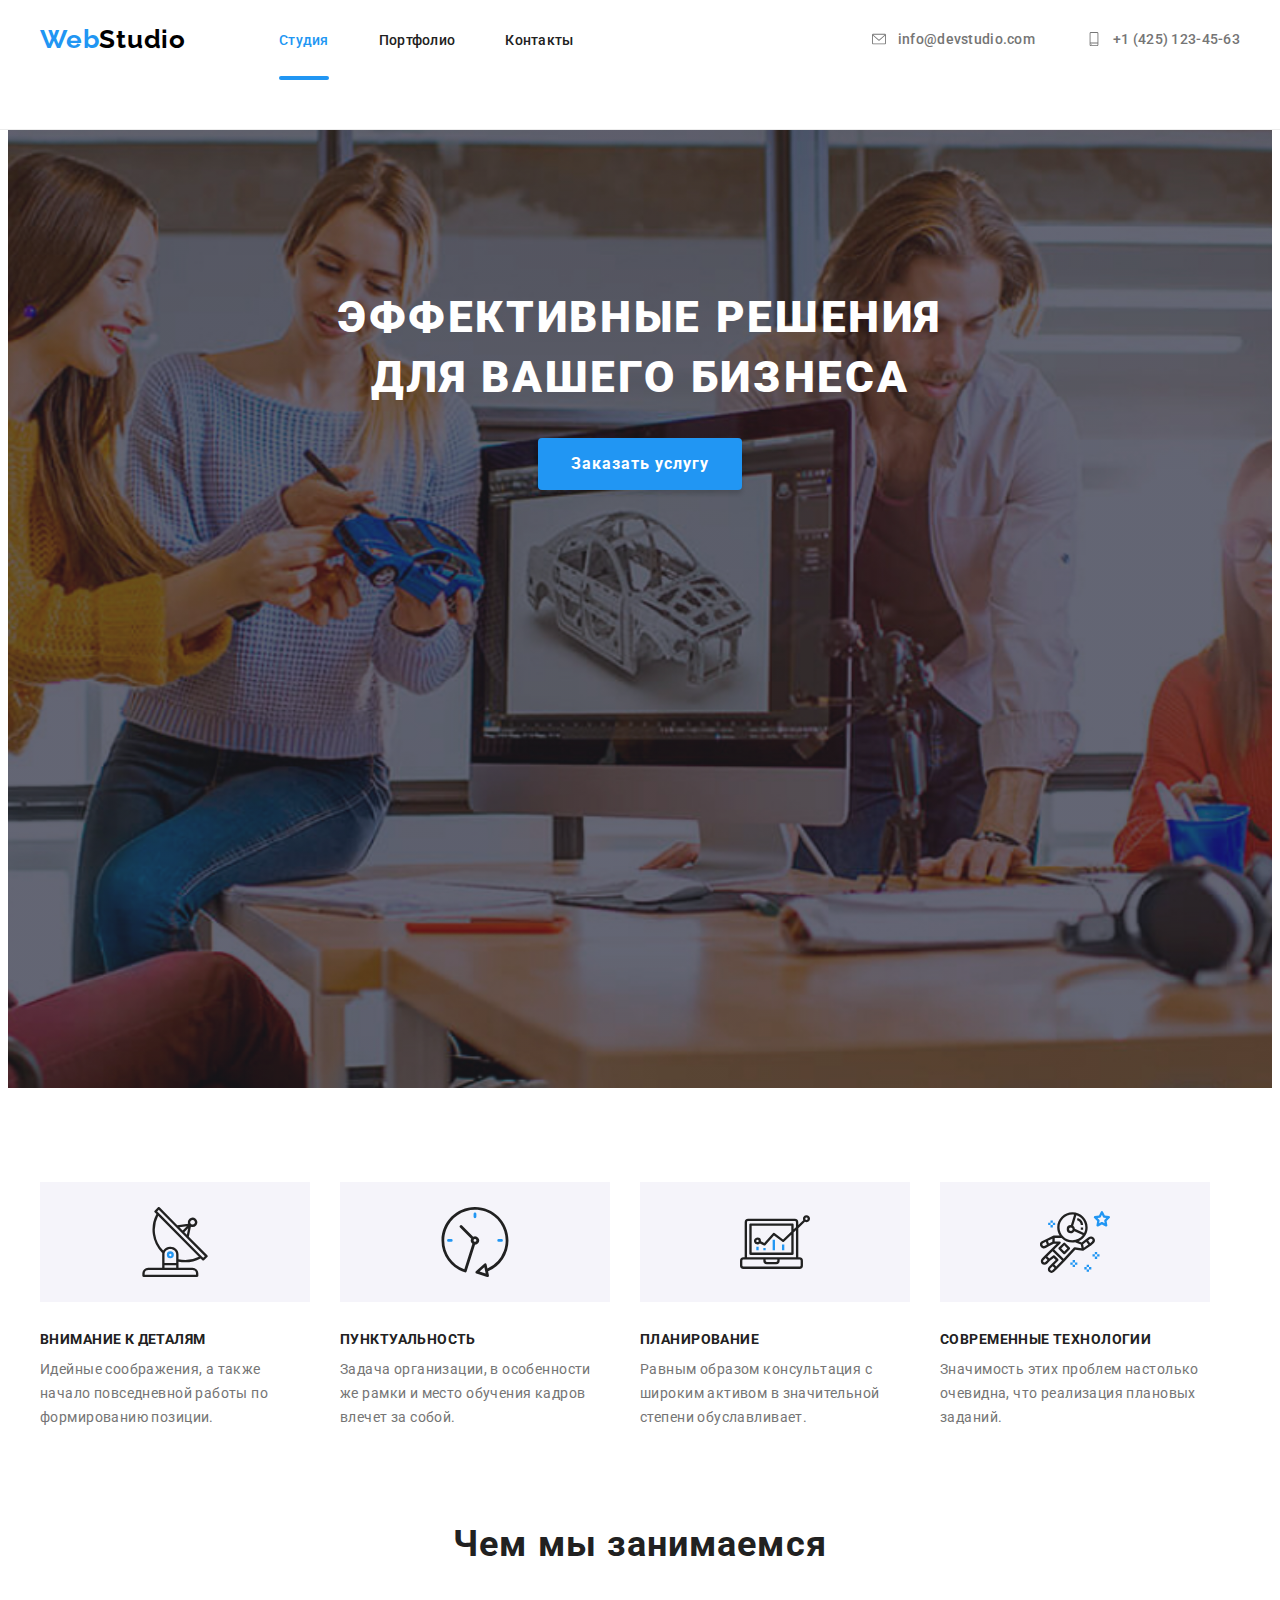
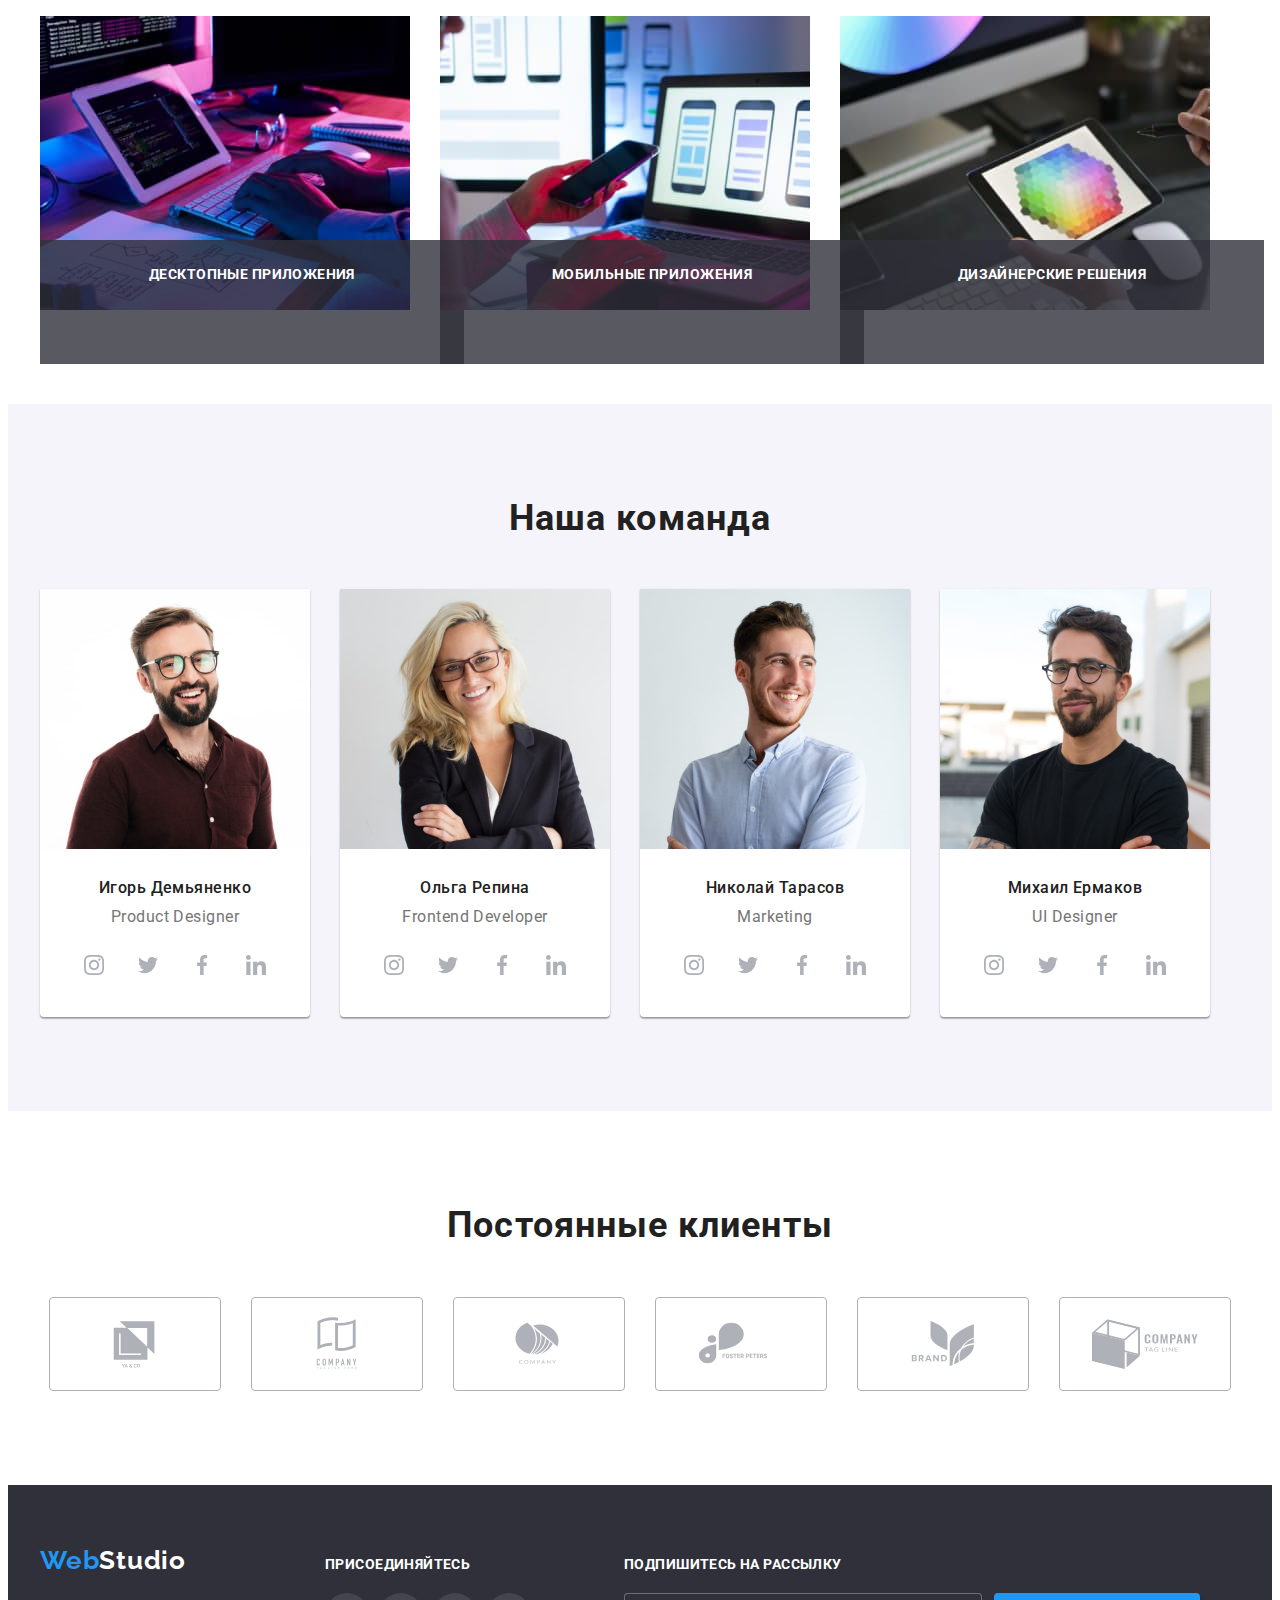
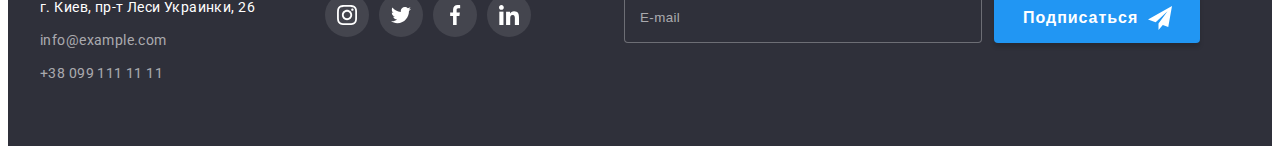
<file: index.html>
<!DOCTYPE html>
<html lang="ru">
  <head>
    <meta charset="UTF-8" />
    <meta http-equiv="X-UA-Compatible" content="IE=edge" />
    <meta name="viewport" content="width=device-width, initial-scale=1.0" />
    <title>Document</title>
    <link
      href="https://fonts.googleapis.com/css2?family=Raleway:wght@700&family=Roboto:wght@400;500;700;900&family=Tangerine:wght@700&display=swap"
      rel="stylesheet"
    />
    <link
      rel="stylesheet"
      href="https://cdnjs.cloudflare.com/ajax/libs/modern-normalize/1.1.0/modern-normalize.min.css"
      integrity="sha512-wpPYUAdjBVSE4KJnH1VR1HeZfpl1ub8YT/NKx4PuQ5NmX2tKuGu6U/JRp5y+Y8XG2tV+wKQpNHVUX03MfMFn9Q=="
      crossorigin="anonymous"
      referrerpolicy="no-referrer"
    />
    <link rel="stylesheet" href="./css/styles.css" />
  </head>
  <body>
    <!-- Шапка сайта -->
    <header class="header">
      <div class="container main-nav">
        <a href="" class="logo"> <span class="accent">Web</span>Studio</a>
        <nav class="navigate">
          <ul class="site-nav list">
            <li class="item"><a href="" class="link-header current">Студия</a></li>
            <li class="item"><a href="./portfolio.html" class="link-header">Портфолио</a></li>
            <li class="item"><a href="" class="link-header">Контакты</a></li>
          </ul>
        </nav>
        <ul class="contact-nav list">
          <li class="item">
            <a href="mailto:info@devstudio.com" class="link-header link-svg"
              ><svg class="icone-mail" width="18" height="14">
                <use href="./images/icons.svg#icon-envelope"></use>
              </svg>
              info@devstudio.com
            </a>
          </li>
          <li class="item">
            <a href="tel:+380961111111" class="link-header link-svg">
              <svg class="icone-mail" width="18" height="14">
                <use href="./images/icons.svg#icon-phone"></use>
              </svg>
              +1 (425) 123-45-63
            </a>
          </li>
        </ul>
      </div>
    </header>
    <!-- Основное содержимое сайта -->
    <main>
      <!-- Герой -->
      <section class="hero">
        <div class="container">
          <h1 class="hero-title">
            ЭФФЕКТИВНЫЕ РЕШЕНИЯ <br />
            ДЛЯ ВАШЕГО БИЗНЕСА
          </h1>
          <button type="button" class="button" data-modal-open>Заказать услугу</button>
        </div>
      </section>
      <!-- Преимущества -->
      <section class="section bottom">
        <div class="container">
          <ul class="feature-list list">
            <li class="advantage icon-antenna">
              <h3 class="title">ВНИМАНИЕ К ДЕТАЛЯМ</h3>
              <p class="text">
                Идейные соображения, а также начало повседневной работы по формированию позиции.
              </p>
            </li>
            <li class="advantage clock">
              <h3 class="title">ПУНКТУАЛЬНОСТЬ</h3>
              <p class="text">
                Задача организации, в особенности же рамки и место обучения кадров влечет за собой.
              </p>
            </li>
            <li class="advantage diagram">
              <h3 class="title">ПЛАНИРОВАНИЕ</h3>
              <p class="text">
                Равным образом консультация с широким активом в значительной степени обуславливает.
              </p>
            </li>
            <li class="advantage astronaut">
              <h3 class="title">СОВРЕМЕННЫЕ ТЕХНОЛОГИИ</h3>
              <p class="text">
                Значимость этих проблем настолько очевидна, что реализация плановых заданий.
              </p>
            </li>
          </ul>
        </div>
      </section>

      <!-- Чем мы занимаемся -->
      <section class="section top">
        <div class="container">
          <h2 class="section-title">Чем мы занимаемся</h2>
          <ul class="picture-list list">
            <li class="picture">
              <div class="container-text-wrap">
                <img src="./images/box1.jpg" alt="Набор текста на клавиатуре" width="370" />
                <p class="text-picture-wrap">Десктопные приложения</p>
              </div>
            </li>
            <li class="picture">
              <div class="container-text-wrap">
                <img src="./images/box2.jpg" alt="Смартфон в руке" width="370" />
                <p class="text-picture-wrap">Мобильные приложения</p>
              </div>
            </li>
            <li class="picture">
              <div class="container-text-wrap">
                <img src="./images/box3.jpg" alt="Планшет в руке" width="370" />
                <p class="text-picture-wrap">Дизайнерские решения</p>
              </div>
            </li>
          </ul>
        </div>
      </section>
      <!-- Наша команда -->
      <section class="section background">
        <div class="container">
          <h2 class="section-title">Наша команда</h2>
          <ul class="team-list list">
            <li class="li-team">
              <img
                src="./images/im1.jpg"
                alt="Мужчина в красной рубашке в очках с бородой"
                width="270"
                class="img-team"
              />
              <h3 class="title">Игорь Демьяненко</h3>
              <p class="specialty">Product Designer</p>
              <ul class="masters-social-list list">
                <li class="masters-social-item">
                  <a href="" class="masters-social-link"
                    ><svg class="masters-social-icon" width="20" height="20">
                      <use href="./images/icons.svg#icon-instagram"></use>
                    </svg>
                  </a>
                </li>
                <li class="masters-social-item">
                  <a href="" class="masters-social-link"
                    ><svg class="masters-social-icon" width="20" height="20">
                      <use href="./images/icons.svg#icon-twitter"></use>
                    </svg>
                  </a>
                </li>
                <li class="masters-social-item">
                  <a href="" class="masters-social-link"
                    ><svg class="masters-social-icon" width="20" height="20">
                      <use href="./images/icons.svg#icon-facebook"></use>
                    </svg>
                  </a>
                </li>
                <li class="masters-social-item">
                  <a href="" class="masters-social-link"
                    ><svg class="masters-social-icon" width="20" height="20">
                      <use href="./images/icons.svg#icon-linkedin"></use>
                    </svg>
                  </a>
                </li>
              </ul>
            </li>
            <li class="li-team">
              <img
                src="./images/im2.jpg"
                alt="Девушка блондинка в очках"
                width="270"
                class="img-team"
              />
              <h3 class="title">Ольга Репина</h3>
              <p class="specialty">Frontend Developer</p>
              <ul class="masters-social-list list">
                <li class="masters-social-item">
                  <a href="" class="masters-social-link"
                    ><svg class="masters-social-icon" width="20" height="20">
                      <use href="./images/icons.svg#icon-instagram"></use>
                    </svg>
                  </a>
                </li>
                <li class="masters-social-item">
                  <a href="" class="masters-social-link"
                    ><svg class="masters-social-icon" width="20" height="20">
                      <use href="./images/icons.svg#icon-twitter"></use>
                    </svg>
                  </a>
                </li>
                <li class="masters-social-item">
                  <a href="" class="masters-social-link"
                    ><svg class="masters-social-icon" width="20" height="20">
                      <use href="./images/icons.svg#icon-facebook"></use>
                    </svg>
                  </a>
                </li>
                <li class="masters-social-item">
                  <a href="" class="masters-social-link"
                    ><svg class="masters-social-icon" width="20" height="20">
                      <use href="./images/icons.svg#icon-linkedin"></use>
                    </svg>
                  </a>
                </li>
              </ul>
            </li>
            <li class="li-team">
              <img
                src="./images/im3.jpg"
                alt="Мужчина в светло голубой рубашке"
                width="270"
                class="img-team"
              />
              <h3 class="title">Николай Тарасов</h3>
              <p class="specialty">Marketing</p>
              <ul class="masters-social-list list">
                <li class="masters-social-item">
                  <a href="" class="masters-social-link"
                    ><svg class="masters-social-icon" width="20" height="20">
                      <use href="./images/icons.svg#icon-instagram"></use>
                    </svg>
                  </a>
                </li>
                <li class="masters-social-item">
                  <a href="" class="masters-social-link"
                    ><svg class="masters-social-icon" width="20" height="20">
                      <use href="./images/icons.svg#icon-twitter"></use>
                    </svg>
                  </a>
                </li>
                <li class="masters-social-item">
                  <a href="" class="masters-social-link"
                    ><svg class="masters-social-icon" width="20" height="20">
                      <use href="./images/icons.svg#icon-facebook"></use>
                    </svg>
                  </a>
                </li>
                <li class="masters-social-item">
                  <a href="" class="masters-social-link"
                    ><svg class="masters-social-icon" width="20" height="20">
                      <use href="./images/icons.svg#icon-linkedin"></use>
                    </svg>
                  </a>
                </li>
              </ul>
            </li>
            <li class="li-team">
              <img
                src="./images/im4.jpg"
                alt="Мужчина в темной футболке с бородой"
                width="270"
                class="img-team"
              />
              <h3 class="title">Михаил Ермаков</h3>
              <p class="specialty">UI Designer</p>
              <ul class="masters-social-list list">
                <li class="masters-social-item">
                  <a href="" class="masters-social-link"
                    ><svg class="masters-social-icon" width="20" height="20">
                      <use href="./images/icons.svg#icon-instagram"></use>
                    </svg>
                  </a>
                </li>
                <li class="masters-social-item">
                  <a href="" class="masters-social-link"
                    ><svg class="masters-social-icon" width="20" height="20">
                      <use href="./images/icons.svg#icon-twitter"></use>
                    </svg>
                  </a>
                </li>
                <li class="masters-social-item">
                  <a href="" class="masters-social-link"
                    ><svg class="masters-social-icon" width="20" height="20">
                      <use href="./images/icons.svg#icon-facebook"></use>
                    </svg>
                  </a>
                </li>
                <li class="masters-social-item">
                  <a href="" class="masters-social-link"
                    ><svg class="masters-social-icon" width="20" height="20">
                      <use href="./images/icons.svg#icon-linkedin"></use>
                    </svg>
                  </a>
                </li>
              </ul>
            </li>
          </ul>
        </div>
      </section>
      <!--Постоянные клиенты-->
      <section class="section">
        <div class="container">
          <h2 class="section-title">Постоянные клиенты</h2>
          <ul class="costumer-list list">
            <li class="costumer-item">
              <a href="" class="costumer-link"
                ><svg class="costumer-icon" width="106" height="60">
                  <use href="./images/icons.svg#icon-yaco"></use>
                </svg>
              </a>
            </li>
            <li class="costumer-item">
              <a href="" class="costumer-link"
                ><svg class="costumer-icon" width="106" height="60">
                  <use href="./images/icons.svg#icon-tag-line-here"></use>
                </svg>
              </a>
            </li>
            <li class="costumer-item">
              <a href="" class="costumer-link"
                ><svg class="costumer-icon" width="106" height="60">
                  <use href="./images/icons.svg#icon-company"></use>
                </svg>
              </a>
            </li>
            <li class="costumer-item">
              <a href="" class="costumer-link"
                ><svg class="costumer-icon" width="106" height="60">
                  <use href="./images/icons.svg#icon-foster"></use>
                </svg>
              </a>
            </li>
            <li class="costumer-item">
              <a href="" class="costumer-link"
                ><svg class="costumer-icon" width="106" height="60">
                  <use href="./images/icons.svg#icon-brand"></use>
                </svg>
              </a>
            </li>
            <li class="costumer-item">
              <a href="" class="costumer-link"
                ><svg class="costumer-icon" width="106" height="60">
                  <use href="./images/icons.svg#icon-tag-line"></use>
                </svg>
              </a>
            </li>
          </ul>
        </div>
      </section>
    </main>
    <!-- Футер -->
    <footer class="footer">
      <div class="container flex-container">
        <div>
          <a href="" class="logo-footer"> <span class="accent">Web</span>Studio</a>
          <address>
            <ul class="adress-nav list">
              <li class="adress-list">
                <a href="" class="link-footer link-adress">г. Киев, пр-т Леси Украинки, 26</a>
              </li>
              <li class="adress-list">
                <a href="mailto:info@example.com" class="link-footer">info@example.com</a>
              </li>
              <li class="adress-list">
                <a href="tel:+380991111111" class="link-footer">+38 099 111 11 11</a>
              </li>
            </ul>
          </address>
        </div>
        <div class="networks">
          <h3 class="networks-title">Присоединяйтесь</h3>
          <ul class="footer-networks-list list">
            <li class="footer-networks-item">
              <a href="" class="footer-networks-link"
                ><svg class="footer-networks-icon" width="20" height="20">
                  <use href="./images/icons.svg#icon-instagram"></use>
                </svg>
              </a>
            </li>
            <li class="footer-networks-item">
              <a href="" class="footer-networks-link"
                ><svg class="footer-networks-icon" width="20" height="20">
                  <use href="./images/icons.svg#icon-twitter"></use>
                </svg>
              </a>
            </li>
            <li class="footer-networks-item">
              <a href="" class="footer-networks-link"
                ><svg class="footer-networks-icon" width="20" height="20">
                  <use href="./images/icons.svg#icon-facebook"></use>
                </svg>
              </a>
            </li>
            <li class="footer-networks-item">
              <a href="" class="footer-networks-link"
                ><svg class="footer-networks-icon" width="20" height="20">
                  <use href="./images/icons.svg#icon-linkedin"></use>
                </svg>
              </a>
            </li>
          </ul>
        </div>

        <div class="container-form">
          <h3 class="container-form-title">Подпишитесь на рассылку</h3>
          <form class="container-form-second">
            <input type="mail" name="email" id="email" placeholder="E-mail" class="footer-email" />
            <div class="container-btn-footer">
              <button type="submit" class="button-footer">Подписаться</button>
              <svg class="form-icon-footer" width="24" height="24">
                <use href="./images/icons.svg#icon-icon-footer"></use>
              </svg>
            </div>
          </form>
        </div>
      </div>
    </footer>

    <!--Модалка-Бекдроп-->

    <div class="backdrop is-hidden" data-modal>
      <div class="modal">
        <button type="button" class="mod-btn" data-modal-close>
          <svg class="mod-icon" width="11" height="11">
            <use href="./images/icons.svg#icon-vector-two"></use>
          </svg>
        </button>
        <p class="modal-title">Оставьте свои данные, мы вам перезвоним</p>
        <form class="modal-form">
          <div class="modal-field">
            <label for="name" class="modal-label">Имя</label>
            <div class="input-wrapper">
              <input type="text" name="user-name" id="name" class="modal-input" />
              <svg class="modal-icon" width="18" height="18">
                <use href="./images/icons.svg#icon-name"></use>
              </svg>
            </div>
          </div>
          <div class="modal-field">
            <label for="tel" class="modal-label">Телефон</label>
            <div class="input-wrapper">
              <input type="tel" name="tel" id="tel" class="modal-input" />
              <svg class="modal-icon" width="18" height="18">
                <use href="./images/icons.svg#icon-tel"></use>
              </svg>
            </div>
          </div>
          <div class="modal-field">
            <label for="mail" class="modal-label">Почта</label>
            <div class="input-wrapper">
              <input type="email" name="mail" id="mail" class="modal-input" />
              <svg class="modal-icon" width="18" height="18">
                <use href="./images/icons.svg#icon-mail"></use>
              </svg>
            </div>
          </div>
          <div class="modal-field second-field">
            <label for="user-text" class="modal-label">Комментарий</label>
            <textarea
              name="user-text"
              id="user-text"
              class="modal-text"
              placeholder="Введите текст"
            ></textarea>
          </div>

          <div class="modal-checkbox">
            <input type="checkbox" name="policy" id="policy" class="modal-check visually-hidden" />
            <label for="policy" class="modal-check-text"
              >Соглашаюсь с рассылкой и принимаю &nbsp; <a href="">Условия договора</a>
            </label>
          </div>
          <div class="div-bt">
            <button type="submit" class="btn-submit">Отправить</button>
          </div>
        </form>
      </div>
    </div>
    <script src="./js/modal.js"></script>
  </body>
</html>
</file>
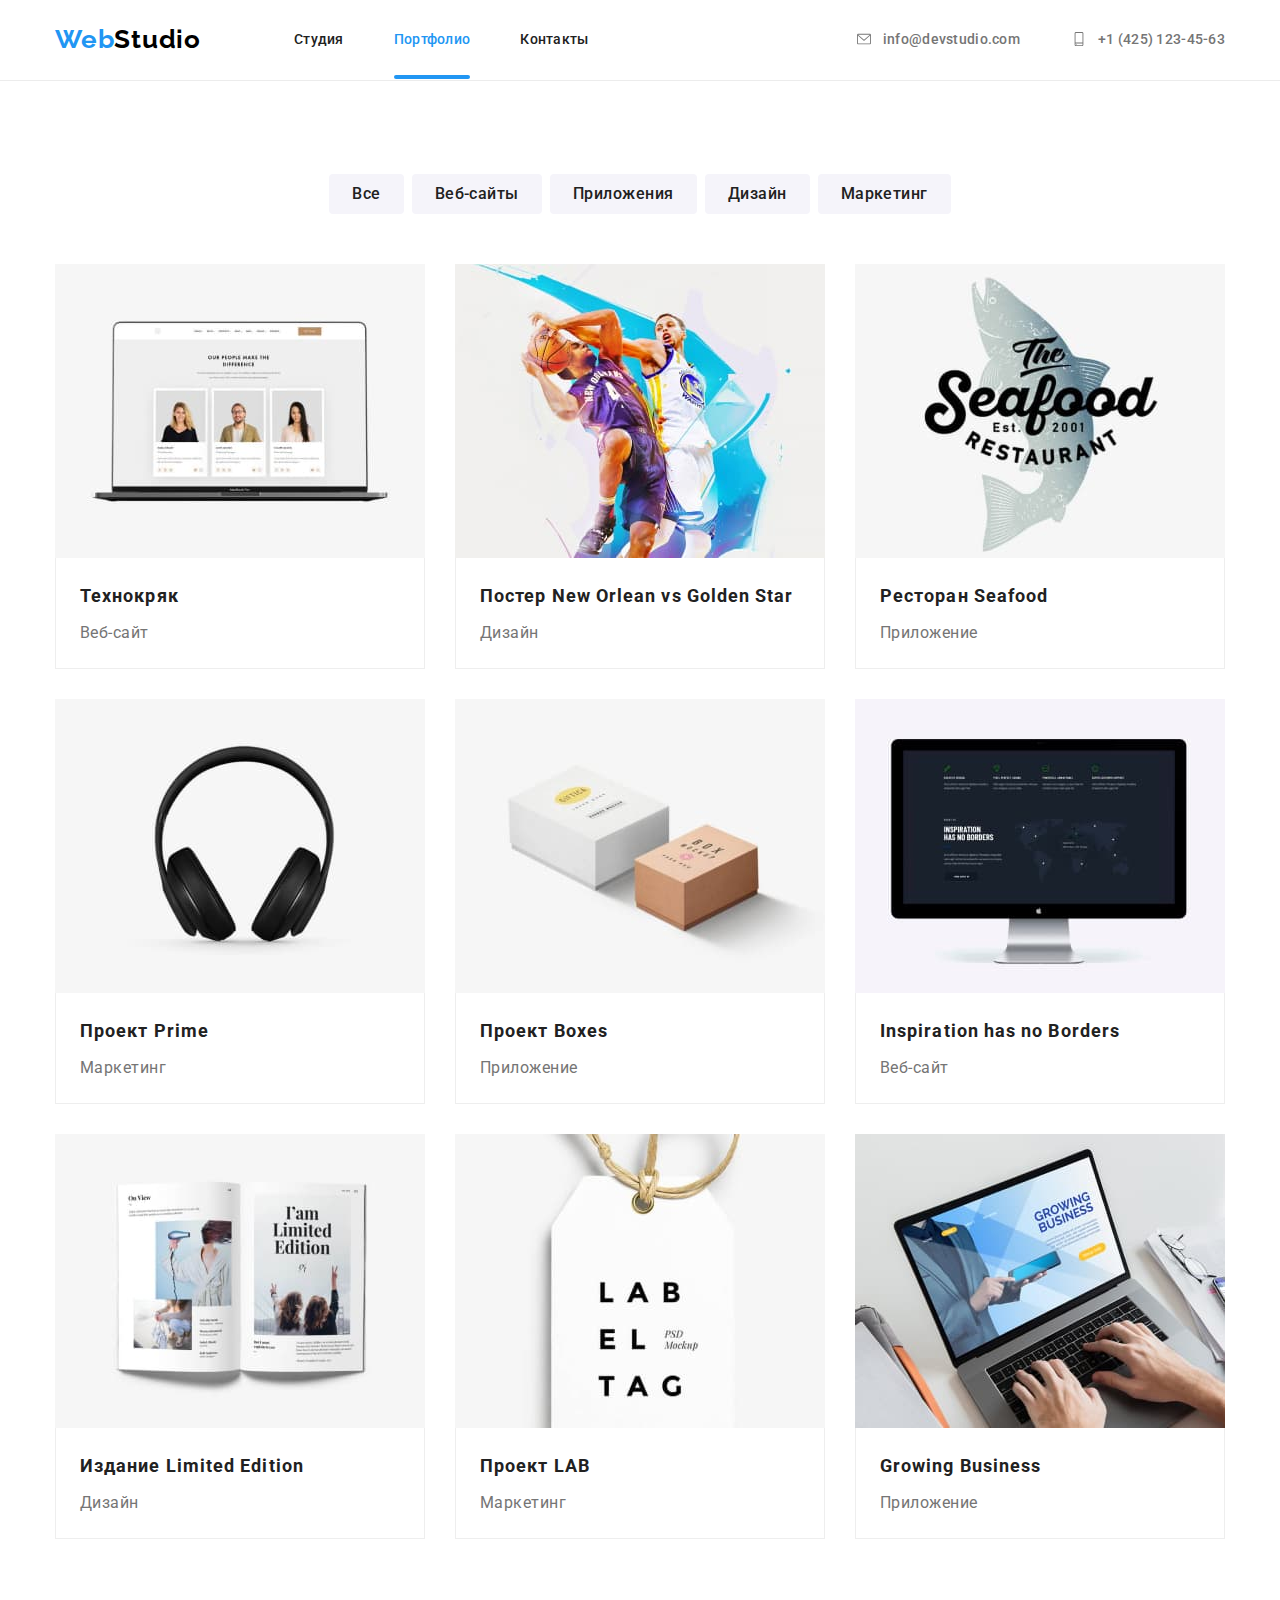
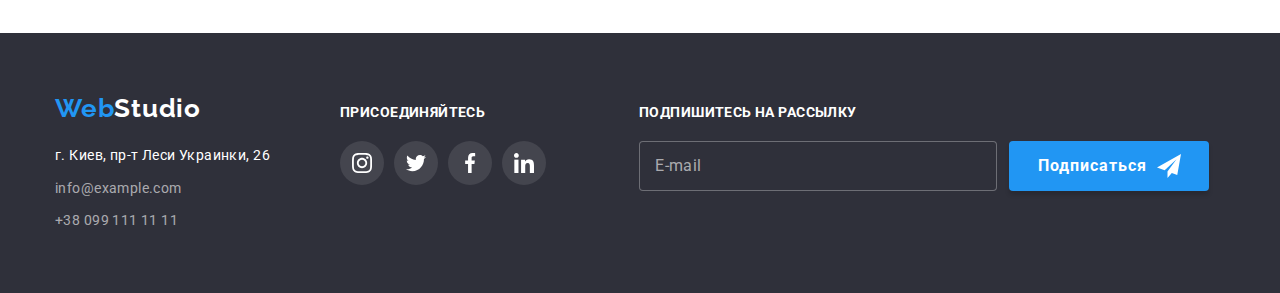
<file: portfolio.html>
<!DOCTYPE html>
<html lang="ru">
  <head>
    <meta charset="UTF-8" />
    <meta http-equiv="X-UA-Compatible" content="IE=edge" />
    <meta name="viewport" content="width=device-width, initial-scale=1.0" />
    <title>Document</title>
    <link
      href="https://fonts.googleapis.com/css2?family=Raleway:wght@700&family=Roboto:wght@400;500;700;900&family=Tangerine:wght@700&display=swap"
      rel="stylesheet"
    />
    <link
      rel="stylesheet"
      href="https://cdnjs.cloudflare.com/ajax/libs/modern-normalize/1.1.0/modern-normalize.min.css"
    />
    <link rel="stylesheet" href="./css/styles.css" />
  </head>
  <body>
    <!-- Шапка сайта -->

    <header class="header">
      <div class="container main-nav">
        <a href="" class="logo"> <span class="accent">Web</span>Studio</a>
        <nav class="navigate">
          <ul class="site-nav list">
            <li class="item"><a href="./index.html" class="link-header">Студия</a></li>
            <li class="item"><a href="" class="link-header current">Портфолио</a></li>
            <li class="item"><a href="" class="link-header">Контакты</a></li>
          </ul>
        </nav>
        <ul class="contact-nav list">
          <li class="item">
            <a href="mailto:info@devstudio.com" class="link-header link-svg"
              ><svg class="icone-mail" width="18" height="14">
                <use href="./images/icons.svg#icon-envelope"></use>
              </svg>
              info@devstudio.com
            </a>
          </li>
          <li class="item">
            <a href="tel:+380961111111" class="link-header link-svg">
              <svg class="icone-mail" width="18" height="14">
                <use href="./images/icons.svg#icon-phone"></use>
              </svg>
              +1 (425) 123-45-63
            </a>
          </li>
        </ul>
      </div>
    </header>

    <!-- Основное содержимое сайта -->
    <main>
      <section class="section">
        <div class="container">
          <!--Фильтр-->
          <ul class="filter list">
            <li class="btn-li"><button type="button" class="btn">Все</button></li>
            <li class="btn-li"><button type="button" class="btn">Веб-сайты</button></li>
            <li class="btn-li"><button type="button" class="btn">Приложения</button></li>
            <li class="btn-li"><button type="button" class="btn">Дизайн</button></li>
            <li class="btn-li"><button type="button" class="btn">Маркетинг</button></li>
          </ul>
          <!--Список-->
          <ul class="site-list list">
            <li class="li-list">
              <a href="" class="img-link">
                <div class="container-site-text">
                  <img
                    src="./images/image.jpg"
                    alt="Один мужчина и две женщины"
                    width="370"
                    class="img-li"
                  />
                  <p class="site-text">
                    Технокряк это современная площадка распространения коронавируса. Компании
                    используют эту платформу для цифрового шпионажа и атак на защищённые сервера
                    конкурентов.
                  </p>
                </div>
                <div class="border">
                  <div class="border-card">
                    <h3 class="title">Технокряк</h3>
                    <p class="subject">Веб-сайт</p>
                  </div>
                </div></a
              >
            </li>
            <li class="li-list">
              <a href="" class="img-link">
                <div class="container-site-text">
                  <img
                    src="./images/image1.jpg"
                    alt="Два баскетболиста"
                    width="370"
                    class="img-li"
                  />
                  <p class="site-text">
                    Технокряк это современная площадка распространения коронавируса. Компании
                    используют эту платформу для цифрового шпионажа и атак на защищённые сервера
                    конкурентов.
                  </p>
                </div>
                <div class="border">
                  <div class="border-card">
                    <h3 class="title">Постер New Orlean vs Golden Star</h3>
                    <p class="subject">Дизайн</p>
                  </div>
                </div></a
              >
            </li>
            <li class="li-list">
              <a href="" class="img-link">
                <div class="container-site-text">
                  <img src="./images/image2.jpg" alt="Рыба" width="370" class="img-li" />
                  <p class="site-text">
                    Технокряк это современная площадка распространения коронавируса. Компании
                    используют эту платформу для цифрового шпионажа и атак на защищённые сервера
                    конкурентов.
                  </p>
                </div>
                <div class="border">
                  <div class="border-card">
                    <h3 class="title">Ресторан Seafood</h3>
                    <p class="subject">Приложение</p>
                  </div>
                </div></a
              >
            </li>
            <li class="li-list">
              <a href="" class="img-link">
                <div class="container-site-text">
                  <img src="./images/image3.jpg" alt="Наушники" width="370" class="img-li" />

                  <p class="site-text">
                    Технокряк это современная площадка распространения коронавируса. Компании
                    используют эту платформу для цифрового шпионажа и атак на защищённые сервера
                    конкурентов.
                  </p>
                </div>
                <div class="border">
                  <div class="border-card">
                    <h3 class="title">Проект Prime</h3>
                    <p class="subject">Маркетинг</p>
                  </div>
                </div></a
              >
            </li>
            <li class="li-list">
              <a href="" class="img-link">
                <div class="container-site-text">
                  <img src="./images/image4.jpg" alt="Две коробки" width="370" class="img-li" />
                  <p class="site-text">
                    Технокряк это современная площадка распространения коронавируса. Компании
                    используют эту платформу для цифрового шпионажа и атак на защищённые сервера
                    конкурентов.
                  </p>
                </div>
                <div class="border">
                  <div class="border-card">
                    <h3 class="title">Проект Boxes</h3>
                    <p class="subject">Приложение</p>
                  </div>
                </div></a
              >
            </li>
            <li class="li-list">
              <a href="" class="img-link"
                ><div class="container-site-text">
                  <img src="./images/image5.jpg" alt="Дисплей" width="370" class="img-li" />
                  <p class="site-text">
                    Технокряк это современная площадка распространения коронавируса. Компании
                    используют эту платформу для цифрового шпионажа и атак на защищённые сервера
                    конкурентов.
                  </p>
                </div>
                <div class="border">
                  <div class="border-card">
                    <h3 class="title">Inspiration has no Borders</h3>
                    <p class="subject">Веб-сайт</p>
                  </div>
                </div></a
              >
            </li>
            <li class="li-list">
              <a href="" class="img-link"
                ><div class="container-site-text">
                  <img src="./images/image6.jpg" alt="Журнал" width="370" class="img-li" />
                  <p class="site-text">
                    Технокряк это современная площадка распространения коронавируса. Компании
                    используют эту платформу для цифрового шпионажа и атак на защищённые сервера
                    конкурентов.
                  </p>
                </div>
                <div class="border">
                  <div class="border-card">
                    <h3 class="title">Издание Limited Edition</h3>
                    <p class="subject">Дизайн</p>
                  </div>
                </div></a
              >
            </li>
            <li class="li-list">
              <a href="" class="img-link">
                <div class="container-site-text">
                  <img src="./images/image7.jpg" alt="Лейбл" width="370" class="img-li" />
                  <p class="site-text">
                    Технокряк это современная площадка распространения коронавируса. Компании
                    используют эту платформу для цифрового шпионажа и атак на защищённые сервера
                    конкурентов.
                  </p>
                </div>
                <div class="border">
                  <div class="border-card">
                    <h3 class="title">Проект LAB</h3>
                    <p class="subject">Маркетинг</p>
                  </div>
                </div></a
              >
            </li>
            <li class="li-list">
              <a href="" class="img-link">
                <div class="container-site-text">
                  <img src="./images/image8.jpg" alt="Ноутбук" width="370" class="img-li" />
                  <p class="site-text">
                    Технокряк это современная площадка распространения коронавируса. Компании
                    используют эту платформу для цифрового шпионажа и атак на защищённые сервера
                    конкурентов.
                  </p>
                </div>
                <div class="border">
                  <div class="border-card">
                    <h3 class="title">Growing Business</h3>
                    <p class="subject">Приложение</p>
                  </div>
                </div></a
              >
            </li>
          </ul>
        </div>
      </section>
    </main>

    <!-- Футерр -->

    <footer class="footer">
      <div class="container flex-container">
        <div>
          <a href="" class="logo-footer"> <span class="accent">Web</span>Studio</a>
          <address>
            <ul class="adress-nav list">
              <li class="adress-list">
                <a href="" class="link-footer link-adress">г. Киев, пр-т Леси Украинки, 26</a>
              </li>
              <li class="adress-list">
                <a href="mailto:info@example.com" class="link-footer">info@example.com</a>
              </li>
              <li class="adress-list">
                <a href="tel:+380991111111" class="link-footer">+38 099 111 11 11</a>
              </li>
            </ul>
          </address>
        </div>
        <div class="networks">
          <h3 class="networks-title">Присоединяйтесь</h3>
          <ul class="footer-networks-list list">
            <li class="footer-networks-item">
              <a href="" class="footer-networks-link"
                ><svg class="footer-networks-icon" width="20" height="20">
                  <use href="./images/icons.svg#icon-instagram"></use>
                </svg>
              </a>
            </li>
            <li class="footer-networks-item">
              <a href="" class="footer-networks-link"
                ><svg class="footer-networks-icon" width="20" height="20">
                  <use href="./images/icons.svg#icon-twitter"></use>
                </svg>
              </a>
            </li>
            <li class="footer-networks-item">
              <a href="" class="footer-networks-link"
                ><svg class="footer-networks-icon" width="20" height="20">
                  <use href="./images/icons.svg#icon-facebook"></use>
                </svg>
              </a>
            </li>
            <li class="footer-networks-item">
              <a href="" class="footer-networks-link"
                ><svg class="footer-networks-icon" width="20" height="20">
                  <use href="./images/icons.svg#icon-linkedin"></use>
                </svg>
              </a>
            </li>
          </ul>
        </div>
        <!--Розсылка-->
        <div class="container-form">
          <h3 class="container-form-title">Подпишитесь на рассылку</h3>
          <form class="container-form-second">
            <input type="mail" name="email" id="email" placeholder="E-mail" class="footer-email" />
            <div class="container-btn-footer">
              <button type="submit" class="button-footer">Подписаться</button>
              <svg class="form-icon-footer" width="24" height="24">
                <use href="./images/icons.svg#icon-icon-footer"></use>
              </svg>
            </div>
          </form>
        </div>
      </div>
    </footer>
  </body>
</html>
</file>
<file: css/styles.css>
/*Цвет основного текста #757575*/
/*Вторичный цвет текста #212121 */
/*Акцент #2196F3*/
/*Цвет контактов футера #rgba(255, 255, 255, 0.6)*/
/*Белый цвет #FFFFFF*/
/*Основной цвет фона #FFFFFF*/
/*Вторичный цвет фона #F5F4FA*/
/*Темный цвет фона #2F303A*/
/*Цвет лого #000000*/

:root {
  --primary-text-color: #757575;
  --title-text-color: #212121;
  --accent-color: #2196f3;
  --footer-contacts-color: rgba(255, 255, 255, 0.6);
  --white-color: #ffffff;
  --second-background-color: #f5f4fa;
  --third-background-color: #2f303a;
  --logo-color: #000000;
}

p,
h1,
h2,
h3,
h4,
h5,
h6 {
  margin: 0;
}

ul {
  margin: 0;
  padding: 0;
}

img {
  display: block;
}

.list {
  list-style: none;
}

body {
  font-family: Roboto, Aileron, Comfortaa, sans-serif;
  color: var(--primary-text-color);
  background-color: var(--white-color);
  padding-top: 80px;
}
.visually-hidden {
  position: absolute;
  white-space: nowrap;
  width: 1px;
  height: 1px;
  overflow: hidden;
  border: 0;
  padding: 0;
  clip: rect(0 0 0 0);
  clip-path: inset(50%);
  margin: -1px;
}
/*Стили для index.html*/

.header {
  position: fixed;
  top: 0;
  left: 0;
  min-height: 80px;
  width: 100%;
  padding-top: 24px;
  padding-bottom: 25px;
  background-color: var(--white-color);
  border-bottom: 1px solid #ececec;
  z-index: 1;
}

.container {
  margin-left: auto;
  margin-right: auto;
  width: 1200px;
  padding-left: 15px;
  padding-right: 15px;
}

.main-nav {
  display: flex;
  align-items: center;
}

/*Логотип*/
.logo {
  font-family: Raleway, Roboto, Aileron, sans-serif;
  font-weight: 700;
  font-size: 26px;
  line-height: 1.19;
  letter-spacing: 0.03em;
  text-decoration: none;
  color: var(--logo-color);
}
.accent {
  color: var(--accent-color);
}

/*Навигация сайта*/

.navigate {
  display: flex;
  margin-left: 93px;
}

.site-nav {
  display: flex;
}

.site-nav .item {
  margin-right: 50px;
}

.site-nav .item:last-child {
  margin-right: 0;
}

.site-nav .link-header {
  font-weight: 500;
  font-size: 14px;
  line-height: 1.14;
  letter-spacing: 0.02em;
  text-decoration: none;
  color: var(--title-text-color);
  position: relative;

  /*transition-property: color;
  transition-duration: 250ms;
  transition-timing-function: cubic-bezier(0.4, 0, 0.2, 1);*/
  transition: color 250ms cubic-bezier(0.4, 0, 0.2, 1);
}

.link-header.current::after {
  content: '';
  position: absolute;
  width: 100%;
  height: 4px;
  border-radius: 2px;
  background-color: var(--accent-color);
  left: 0;
  bottom: -32px;
}
.site-nav .link-header:hover,
.site-nav .link-header:focus {
  color: var(--accent-color);
}

.site-nav .link-header.current {
  color: var(--accent-color);
}

/*Контакты*/

.contact-nav {
  display: flex;
  margin-left: auto;
}

.contact-nav .item + .item {
  margin-left: 50px;
}

.contact-nav .link-header {
  font-weight: 500;
  font-size: 14px;
  line-height: 1.2;
  letter-spacing: 0.02em;
  text-decoration: none;
  color: var(--primary-text-color);

  transition: color 250ms cubic-bezier(0.4, 0, 0.2, 1);
}
.contact-nav .link-header:hover,
.contact-nav .link-header:focus {
  color: var(--accent-color);
}

.contact-nav .link-adress::before {
  content: '';
}

.link-svg {
  display: flex;
  align-items: center;
}

.icone-mail {
  display: block;
  margin-right: 10px;
  fill: var(--primary-text-color);
}

.link-header:hover .icone-mail,
.link-header:focus .icone-mail {
  fill: var(--accent-color);
}

/*Герой*/
.hero {
  background-image: linear-gradient(rgba(47, 48, 58, 0.4), rgba(47, 48, 58, 0.4)),
    url(../images/img-hero.jpg);
  margin-left: auto;
  margin-right: auto;
  max-width: 1600px;
  height: 600px;
  background-repeat: no-repeat;
  background-position: center;
  background-size: cover;

  padding-top: 200px;
  padding-bottom: 200px;
  text-align: center;
  background-color: var(--third-background-color);
}
.hero-title {
  margin-bottom: 30px;
  font-weight: 900;
  font-size: 44px;
  line-height: 1.36;
  text-align: center;
  letter-spacing: 0.06em;
  color: var(--white-color);
}

/*Кнопка*/
.button {
  display: inline-block;
  border: 1px solid transparent;
  border-radius: 4px;
  padding: 10px 32px;
  min-width: 200px;
  font-family: inherit;
  font-weight: 700;
  font-size: 16px;
  line-height: 1.87;
  letter-spacing: 0.06em;
  cursor: pointer;
  color: var(--white-color);
  background-color: var(--accent-color);
  box-shadow: 0px 4px 4px rgba(0, 0, 0, 0.15);
  text-align: center;
}

/*Секции*/

.section {
  padding-top: 94px;
  padding-bottom: 94px;
}

.section-title {
  margin-bottom: 50px;
  font-weight: 700;
  font-size: 36px;
  line-height: 1.16;
  text-align: center;
  letter-spacing: 0.03em;
  color: var(--title-text-color);
}

/*Преимущества*/

.section.bottom {
  padding-bottom: 47px;
}

.feature-list {
  display: flex;
}

.advantage {
  margin-right: 30px;
  width: 270px;
}

.advantage:last-child {
  margin-right: 0;
}

.feature-list .title {
  margin-bottom: 10px;
  font-weight: 700;
  font-size: 14px;
  line-height: 1.14;
  letter-spacing: 0.03em;
  color: var(--title-text-color);
}
.feature-list .text {
  font-size: 14px;
  line-height: 1.71;
  letter-spacing: 0.03em;
}

.advantage::before {
  display: block;
  content: '';
  margin-bottom: 30px;
  height: 120px;
  background-repeat: no-repeat;
  background-position: center;
  background-color: var(--second-background-color);
}

.advantage.icon-antenna::before {
  background-image: url(../images/antenna.svg);
}

.advantage.clock::before {
  background-image: url(../images/clock.svg);
}

.advantage.diagram::before {
  background-image: url(../images/diagram.svg);
}

.advantage.astronaut::before {
  background-image: url(../images/astronaut.svg);
}
/*Чем мы занимаемся*/

.section.top {
  padding-top: 47px;
}

.picture-list {
  display: flex;
}

.picture {
  margin-right: 30px;
}

.picture:last-child {
  margin-right: 0;
}

.container-text-wrap {
  position: relative;
}

.text-picture-wrap {
  position: absolute;
  font-weight: 700;
  font-size: 14px;
  line-height: 1.14;
  letter-spacing: 0.03em;
  text-transform: uppercase;
  color: var(--white-color);
  background-color: rgba(47, 48, 58, 0.8);
  width: 100%;
  height: 70px;
  text-align: center;
  padding: 27px;
  transform: translateY(-70px);
}

/*Наша команда*/

.team-list {
  display: flex;
}

.section.background {
  background-color: var(--second-background-color);
}

.li-team {
  margin-right: 30px;
  padding-bottom: 30px;
  box-shadow: 0px 1px 3px rgba(0, 0, 0, 0.12), 0px 1px 1px rgba(0, 0, 0, 0.14),
    0px 2px 1px rgba(0, 0, 0, 0.2);
  border-radius: 0px 0px 4px 4px;
  background-color: #ffffff;
}

.li-team:last-child {
  margin-right: 0;
}

.img-team {
  margin-bottom: 30px;
}
.team-list .title {
  margin-bottom: 10px;
  font-weight: 500;
  font-size: 16px;
  line-height: 1.18;
  letter-spacing: 0.03em;
  text-align: center;
  color: var(--title-text-color);
}
.team-list .specialty {
  margin-bottom: 16px;
  font-size: 16px;
  line-height: 1.18;
  text-align: center;
  letter-spacing: 0.03em;
}

.masters-social-list {
  display: flex;
  justify-content: center;
}

.masters-social-item + .masters-social-item {
  margin-left: 10px;
}

.masters-social-link {
  width: 44px;
  height: 44px;
  border-radius: 50%;
  display: flex;

  align-items: center;
  justify-content: center;

  transition: background-color 250ms cubic-bezier(0.4, 0, 0.2, 1);
}

.masters-social-icon {
  display: block;
  fill: #afb1b8;

  transition: fill 250ms cubic-bezier(0.4, 0, 0.2, 1);
}

.masters-social-link:hover,
.masters-social-link:focus {
  background-color: var(--accent-color);
}

.masters-social-link:hover .masters-social-icon,
.masters-social-link:focus .masters-social-icon {
  fill: var(--white-color);
}

/*Постоянные клиенты*/

.costumer-list {
  display: flex;
  justify-content: center;
}

.costumer-item + .costumer-item {
  margin-left: 30px;
}

.costumer-link {
  width: 170px;
  height: 92px;

  display: flex;
  align-items: center;
  justify-content: center;

  border: 1px solid #afb1b8;
  border-radius: 4px;

  transition: border-color 250ms cubic-bezier(0.4, 0, 0.2, 1);
}

.costumer-icon {
  display: block;
  fill: #afb1b8;

  transition: fill 250ms cubic-bezier(0.4, 0, 0.2, 1);
}

.costumer-link:hover,
.costumer-link:focus {
  border-color: var(--accent-color);
}

.costumer-link:hover .costumer-icon,
.costumer-link:focus .costumer-icon {
  fill: var(--accent-color);
}

/*Футер*/

/*Лого*/
.footer {
  background-color: var(--third-background-color);
  padding-top: 60px;
  padding-bottom: 60px;
}
.logo-footer {
  display: inline-block;
  margin-bottom: 20px;
  font-family: Raleway, Roboto, Aileron, sans-serif;
  font-weight: 700;
  font-size: 26px;
  line-height: 1.19;
  letter-spacing: 0.03em;
  text-decoration: none;
  color: var(--white-color);
}

/*Адрес*/

.adress-list {
  margin-bottom: 9px;
}

.adress-list:last-child {
  margin-bottom: 0;
}

.link-footer {
  display: inline-block;
  font-style: normal;
  font-size: 14px;
  line-height: 1.71;
  letter-spacing: 0.03em;
  text-decoration: none;
  color: var(--footer-contacts-color);

  transition: color 250ms cubic-bezier(0.4, 0, 0.2, 1);
}

.link-adress {
  color: var(--white-color);
}

.adress-nav .link-adress:hover,
.adress-nav .link-adress:focus {
  color: var(--accent-color);
}
.adress-nav .link-footer:hover,
.adress-nav .link-footer:focus {
  color: var(--accent-color);
}

/*Присоединяйтесь-футер*/

.flex-container {
  display: flex;
  align-items: baseline;
}

.networks {
  margin-left: 70px;
}

.footer-networks-list {
  display: flex;
  justify-content: center;
}

.footer-networks-item + .footer-networks-item {
  margin-left: 10px;
}

.footer-networks-link {
  width: 44px;
  height: 44px;
  border-radius: 50%;
  display: flex;
  background-color: rgba(255, 255, 255, 0.1);
  align-items: center;
  justify-content: center;

  transition: background-color 250ms cubic-bezier(0.4, 0, 0.2, 1);
}

.footer-networks-link:hover,
.footer-networks-link:focus {
  background-color: var(--accent-color);
}

.footer-networks-icon {
  display: block;
  fill: var(--white-color);
}

.networks-title {
  margin-bottom: 20px;
  font-size: 14px;
  line-height: 1.14;
  letter-spacing: 0.03em;
  text-transform: uppercase;
  color: var(--white-color);
}

/*Подпишитесь на рассылку*/

.container-form {
  margin-left: 93px;
}

.container-form-second {
  display: flex;
  align-items: center;
}

.container-form-title {
  margin-bottom: 20px;
  font-size: 14px;
  line-height: 1.14;
  letter-spacing: 0.03em;
  text-transform: uppercase;
  color: var(--white-color);
}

.footer-email {
  outline: none;
  padding: 15px;
  width: 358px;
  height: 50px;
  background-color: var(--third-background-color);
  border: 1px solid rgba(255, 255, 255, 0.3);
  box-sizing: border-box;
  border-radius: 4px;

  transition: border-color 250ms cubic-bezier(0.4, 0, 0.2, 1);
}

.footer-email:focus {
  border-color: var(--accent-color);
}

.footer-email::placeholder {
  font-size: 16;
  line-height: 1.25;
  letter-spacing: 0.03em;

  color: rgba(255, 255, 255, 0.6);
}

.container-btn-footer {
  position: relative;
  margin-left: 12px;
}

.button-footer {
  padding-right: 61px;
  padding-left: 28px;
  min-width: 200px;
  height: 50px;
  cursor: pointer;
  font-weight: 700;
  font-size: 16px;
  line-height: 1.87;
  letter-spacing: 0.06em;
  color: var(--white-color);
  border: 1px solid transparent;
  background-color: var(--accent-color);
  box-shadow: 0px 4px 4px rgba(0, 0, 0, 0.15);
  border-radius: 4px;
}

.form-icon-footer {
  position: absolute;
  top: 13px;
  right: 28px;
  margin-left: 10px;
  fill: var(--white-color);
}

/*Модалка-Бекдроп*/

.backdrop {
  position: fixed;
  top: 0;
  width: 100%;
  height: 100%;
  background-color: rgba(0, 0, 0, 0.2);
  z-index: 2;

  opacity: 1;
  transition: opacity 250ms cubic-bezier(0.4, 0, 0.2, 1);
}

.backdrop.is-hidden {
  opacity: 0;
  pointer-events: none;
}

.backdrop.is-hidden .modal {
  transform: translate(-50%, -50%) scale(0.9);
}

.modal {
  position: absolute;
  top: 50%;
  left: 50%;
  padding: 40px;
  min-width: 528px;
  min-height: 581px;
  background-color: var(--white-color);
  box-shadow: 0px 1px 3px rgba(0, 0, 0, 0.12), 0px 1px 1px rgba(0, 0, 0, 0.14),
    0px 2px 1px rgba(0, 0, 0, 0.2);
  border-radius: 4px;

  transform: translate(-50%, -50%) scale(1);
  transition: transform 250ms cubic-bezier(0.4, 0, 0.2, 1);
}

.mod-btn {
  position: absolute;
  top: 8px;
  right: 8px;

  display: flex;
  width: 30px;
  height: 30px;
  border-radius: 50%;
  background-color: var(--white-color);
  justify-content: center;
  align-items: center;
  border: 1px solid rgba(0, 0, 0, 0.1);
}

.mod-icon {
  fill: var(--logo-color);

  transition: fill 250ms cubic-bezier(0.4, 0, 0.2, 1);
}

.mod-icon:hover,
.mod-icon:focus {
  fill: var(--accent-color);
}

/*Оформление модалки*/

.modal-title {
  margin-bottom: 12px;
  font-weight: 700;
  font-size: 20px;
  line-height: 1.15;
  text-align: center;
  letter-spacing: 0.03em;
  color: var(--title-text-color);
}

.modal-label {
  font-weight: 400;
  font-size: 12px;
  line-height: 1.16;
  letter-spacing: 0.01em;
  color: var(--primary-text-color);
}

.modal-field {
  margin-bottom: 10px;
}

.modal-field.second-field {
  margin-bottom: 20px;
}

.input-wrapper {
  margin-top: 4px;
  position: relative;
}

.modal-input:focus {
  border-color: var(--accent-color);
}

.modal-input:focus + .modal-icon {
  fill: var(--accent-color);
}

.modal-text:focus {
  border-color: var(--accent-color);
}

.modal-icon {
  position: absolute;
  left: 12px;
  top: 50%;
  transform: translateY(-50%);

  transition: fill 250ms cubic-bezier(0.4, 0, 0.2, 1);
}

.modal-input {
  padding-left: 40px;
  outline: none;
  width: 100%;
  height: 40px;
  border: 1px solid rgba(33, 33, 33, 0.2);
  border-radius: 4px;
  background-color: transparent;

  transition: border-color 250ms cubic-bezier(0.4, 0, 0.2, 1);
}

.modal-text {
  outline: none;
  margin-top: 4px;
  width: 100%;
  height: 120px;
  padding: 12px 16px;
  border: 1px solid rgba(33, 33, 33, 0.2);
  border-radius: 4px;
  background-color: transparent;
  resize: none;

  transition: border-color 250ms cubic-bezier(0.4, 0, 0.2, 1);
}

.modal-text::placeholder {
  font-size: 14px;
  line-height: 1.14;
  letter-spacing: 0.01em;
  color: rgba(117, 117, 117, 0.5);
}

.modal-checkbox {
  margin-bottom: 30px;
}

.modal-check-text {
  font-size: 14px;
  line-height: 1.71;
  letter-spacing: 0.03em;
  color: var(--primary-text-color);
  display: flex;
  align-items: center;
  justify-content: center;
}

.modal-check-text::before {
  content: '';
  width: 16px;
  height: 15px;
  border: 2px solid var(--title-text-color);
  border-radius: 2px;
  display: block;
  margin-right: 7px;
}

.modal-check:checked + .modal-check-text::before {
  background-image: url(../images/checked.svg);
  background-repeat: no-repeat;
  background-size: cover;
  border: none;
}

.modal-check-text a {
  color: var(--accent-color);
}

.btn-submit {
  padding: 10px 55px;
  height: 50px;
  min-width: 200px;
  border: 1px solid transparent;
  font-family: inherit;
  background-color: var(--accent-color);
  box-shadow: 0px 4px 4px rgba(0, 0, 0, 0.15);
  border-radius: 4px;
  cursor: pointer;
  font-weight: 700;
  font-size: 16px;
  line-height: 1.87;

  align-items: center;
  text-align: center;
  letter-spacing: 0.06em;
  color: var(--white-color);
}

.div-bt {
  display: flex;
  justify-content: center;
  width: 100%;
}

/*Стили для portfolio.html*/

/*Фильтр-кнопки*/

.filter {
  margin-bottom: 50px;
  display: flex;
  justify-content: center;
}

.btn-li {
  margin-right: 8px;
}

.btn-li:last-child {
  margin-right: 0;
}

.filter .btn {
  display: inline-block;
  border: 1px solid transparent;
  padding: 6px 22px;
  min-width: 73px;
  border-radius: 4px;
  font-family: inherit;
  font-weight: 500;
  font-size: 16px;
  line-height: 1.62;
  letter-spacing: 0.03em;
  cursor: pointer;
  color: var(--title-text-color);
  background-color: var(--second-background-color);
  text-align: center;

  transition: background-color 250ms cubic-bezier(0.4, 0, 0.2, 1),
    color 250ms cubic-bezier(0.4, 0, 0.2, 1), box-shadow 250ms cubic-bezier(0.4, 0, 0.2, 1);
}
.filter .btn:hover,
.filter .btn:focus {
  color: var(--white-color);
  background-color: var(--accent-color);
  box-shadow: 0px 3px 1px rgba(0, 0, 0, 0.1), 0px 1px 2px rgba(0, 0, 0, 0.08),
    0px 2px 2px rgba(0, 0, 0, 0.12);
}

/*Список*/

.site-list {
  display: flex;
  flex-wrap: wrap;
}

.li-list {
  width: calc((100% - 60px) / 3);
  margin-right: 30px;
  margin-bottom: 30px;

  transition: box-shadow 250ms cubic-bezier(0.4, 0, 0.2, 1);
}

.li-list:nth-child(3n) {
  margin-right: 0;
}

.li-list:nth-last-child(-n + 3) {
  margin-bottom: 0;
}

.li-list:hover {
  box-shadow: 0px 1px 1px rgba(0, 0, 0, 0.12), 0px 4px 4px rgba(0, 0, 0, 0.06),
    1px 4px 6px rgba(0, 0, 0, 0.16);
}

/*.li-list {
  margin-right: 30px;
  margin-bottom: 30px;
  padding-bottom: 20px;
  width: 370px;
}

.li-list:nth-child(3n) {
  margin-right: 0;
}

.li-list:nth-last-child(-n + 3) {
  margin-bottom: 0;
}*/

.site-list .img-link {
  text-decoration: none;
}

/*.img-li {
  display: block;
}*/

.site-list .title {
  margin-bottom: 4px;
  font-weight: 700;
  font-size: 18px;
  line-height: 2;
  letter-spacing: 0.06em;
  color: var(--title-text-color);
}

.site-list .subject {
  font-size: 16px;
  line-height: 1.87;
  letter-spacing: 0.03em;
  color: var(--primary-text-color);
}

.border {
  padding: 20px 24px;
  border-left: 1px solid #eeeeee;
  border-right: 1px solid #eeeeee;
  border-bottom: 1px solid #eeeeee;
}
.container-site-text {
  position: relative;
  overflow: hidden;
}
.site-text {
  position: absolute;
  top: 0;
  left: 0;
  padding: 63px 24px;
  font-size: 18px;
  line-height: 1.55;
  letter-spacing: 0.03em;
  color: var(--white-color);
  background-color: rgba(33, 150, 243, 0.9);
  height: 100%;
  transform: translateY(100%);

  transition: transform 250ms cubic-bezier(0.4, 0, 0.2, 1);
}

.li-list:hover .site-text {
  transform: translateY(0);
}
</file>
